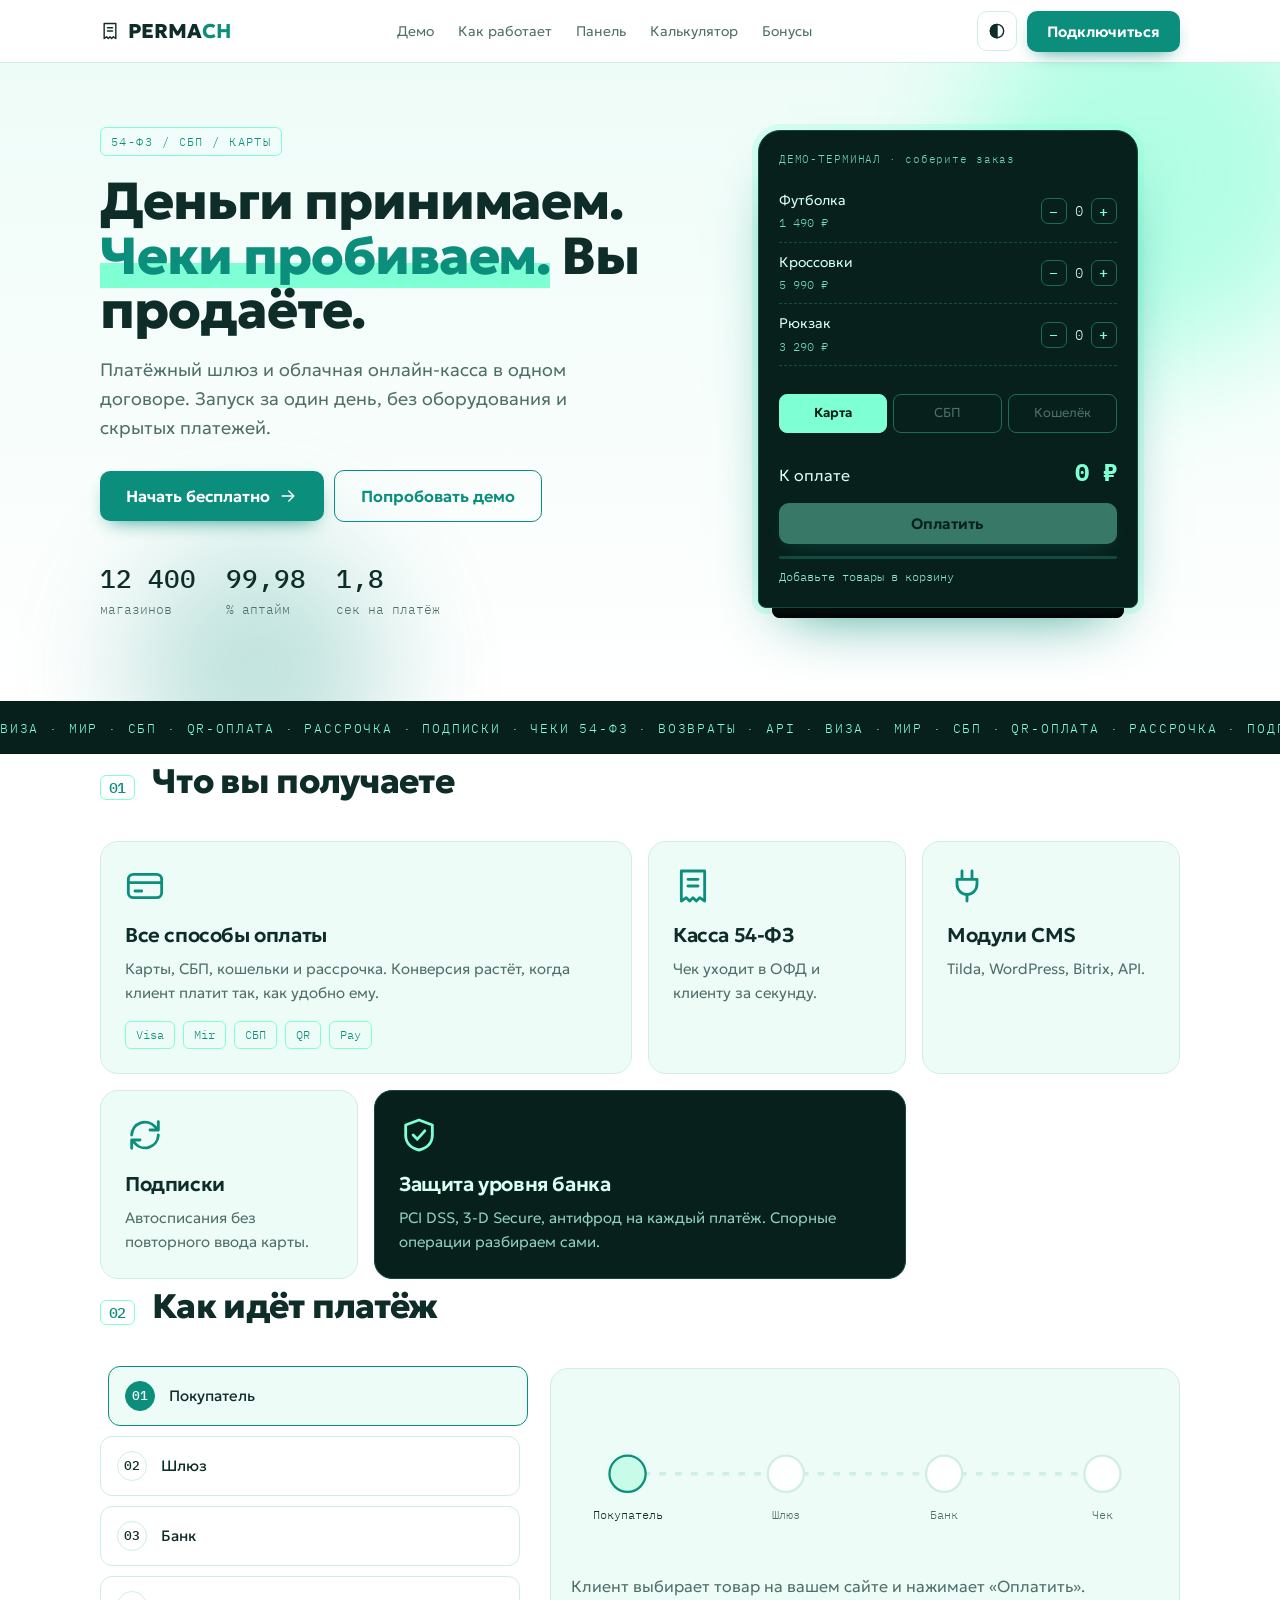
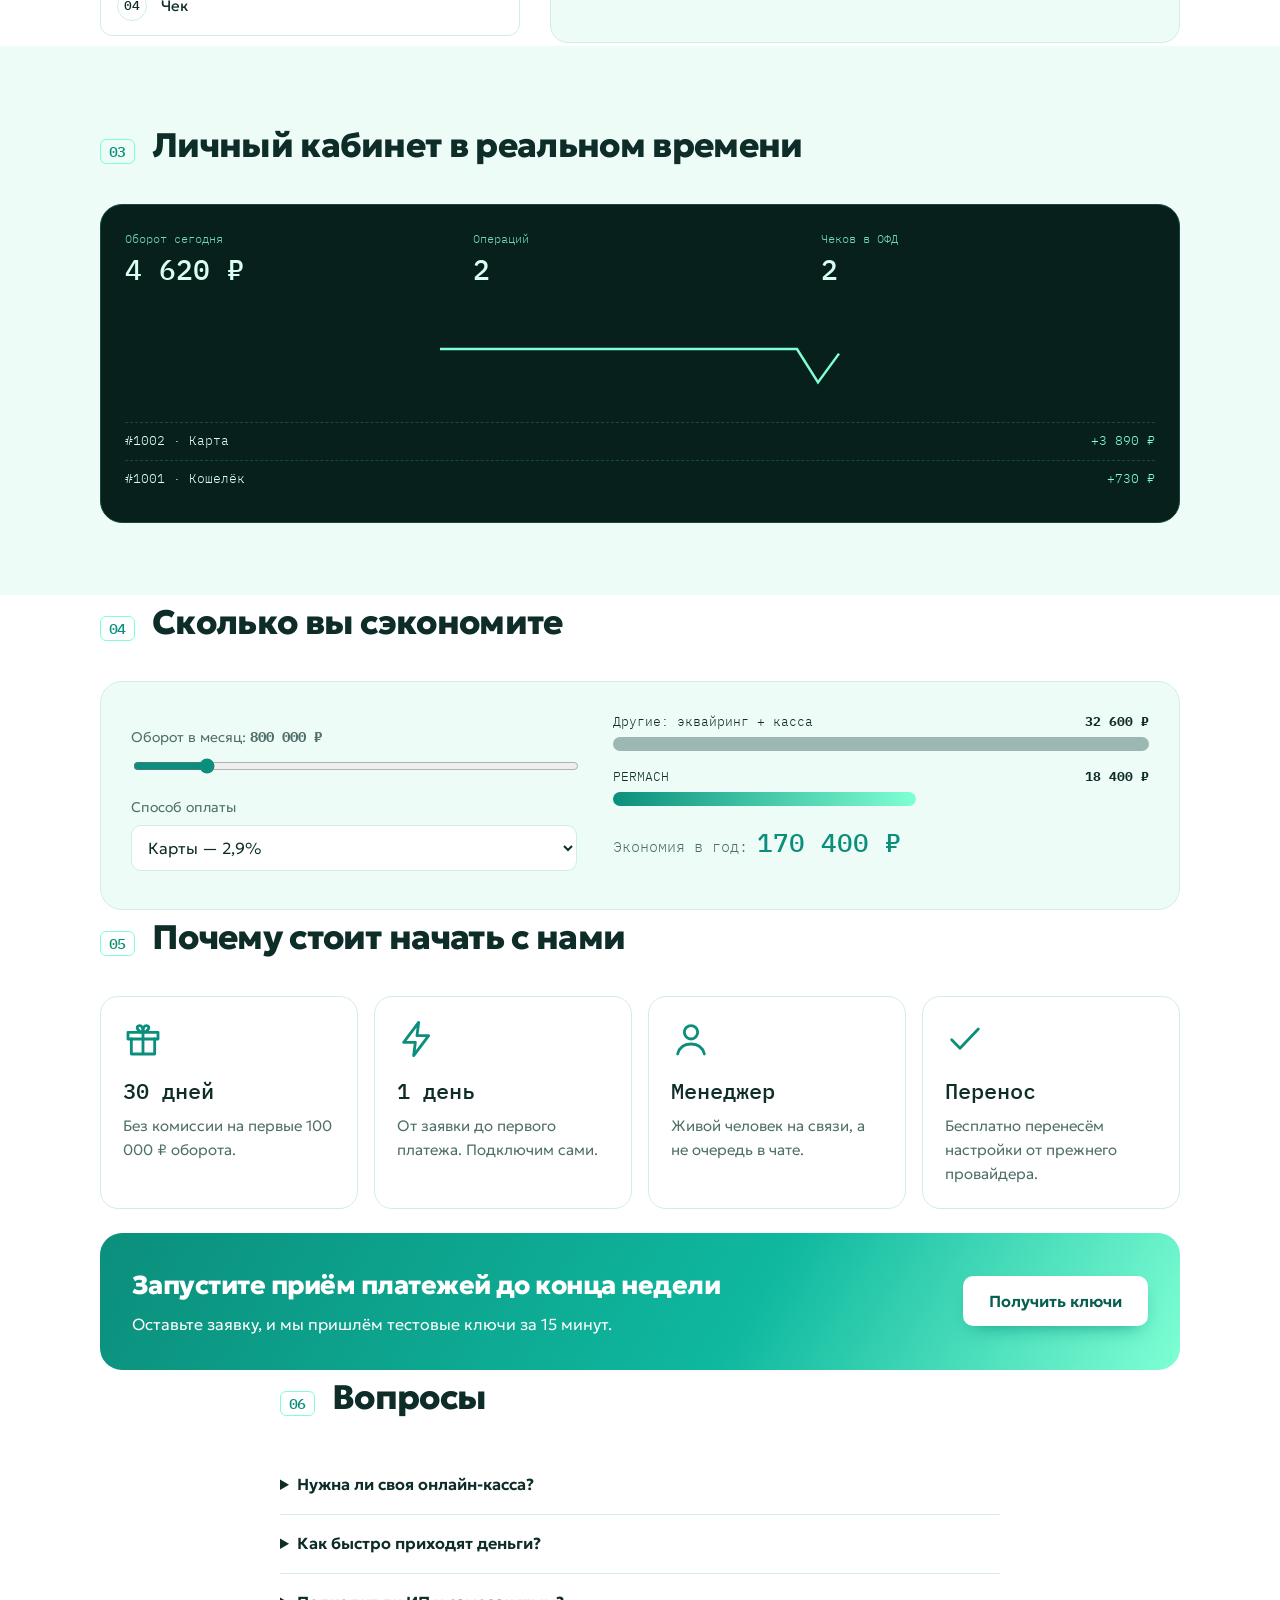
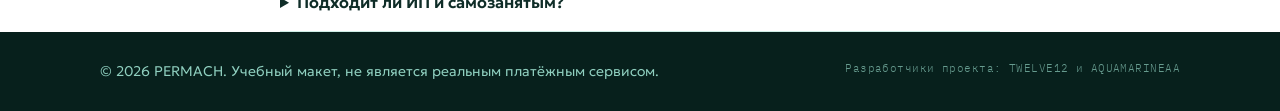
<file: index.html>
<!DOCTYPE html>
<html lang="ru">
<head>
	<meta charset="utf-8">
	<meta name="viewport" content="width=device-width, initial-scale=1, viewport-fit=cover">
	<title>PERMACH — онлайн-касса и приём платежей</title>
	<link rel="preconnect" href="https://fonts.googleapis.com">
	<link rel="preconnect" href="https://fonts.gstatic.com" crossorigin>
	<link href="https://fonts.googleapis.com/css2?family=Geologica:wght@300;400;600;800&family=IBM+Plex+Mono:wght@400;500&display=swap" rel="stylesheet">
	<link rel="stylesheet" href="style.css">
</head>
<body>
	<svg width="0" height="0" style="position:absolute" aria-hidden="true">
		<g fill="none" stroke="currentColor" stroke-width="1.7" stroke-linecap="round" stroke-linejoin="round">
			<symbol id="i-card" viewBox="0 0 24 24"><rect x="2" y="5" width="20" height="14" rx="3"/><path d="M2 10h20M6 15h4"/></symbol>
			<symbol id="i-receipt" viewBox="0 0 24 24"><path d="M5 3h14v18l-3-2-2 2-2-2-2 2-2-2-3 2z"/><path d="M9 8h6M9 12h6"/></symbol>
			<symbol id="i-plug" viewBox="0 0 24 24"><path d="M9 3v5M15 3v5M6 8h12v3a6 6 0 0 1-12 0zM12 17v4"/></symbol>
			<symbol id="i-chart" viewBox="0 0 24 24"><path d="M3 3v18h18"/><path d="M7 15l4-5 3 3 5-7"/></symbol>
			<symbol id="i-shield" viewBox="0 0 24 24"><path d="M12 3l8 3v6c0 5-3.5 8-8 9-4.5-1-8-4-8-9V6z"/><path d="M8.5 12l2.5 2.5 4.5-5"/></symbol>
			<symbol id="i-repeat" viewBox="0 0 24 24"><path d="M4 12a8 8 0 0 1 14-5l2 2M20 12a8 8 0 0 1-14 5l-2-2M20 4v5h-5M4 20v-5h5"/></symbol>
			<symbol id="i-check" viewBox="0 0 24 24"><path d="M4 12.5l5 5L20 6"/></symbol>
			<symbol id="i-arrow" viewBox="0 0 24 24"><path d="M5 12h14M13 6l6 6-6 6"/></symbol>
			<symbol id="i-bolt" viewBox="0 0 24 24"><path d="M13 2L4 14h7l-1 8 9-12h-7z"/></symbol>
			<symbol id="i-user" viewBox="0 0 24 24"><circle cx="12" cy="8" r="4"/><path d="M4 21c1-4 4-6 8-6s7 2 8 6"/></symbol>
			<symbol id="i-gift" viewBox="0 0 24 24"><rect x="3" y="8" width="18" height="4"/><path d="M5 12v9h14v-9M12 8v13M12 8c-3 0-5-4-2-4 2 0 2 4 2 4zM12 8c3 0 5-4 2-4-2 0-2 4-2 4z"/></symbol>
		</g>
	</svg>

	<header class="top">
		<div class="wrap nav">
			<a href="#" class="logo"><svg class="ic"><use href="#i-receipt"/></svg><span>PERMA<b>CH</b></span></a>
			<nav>
				<a href="#demo">Демо</a><a href="#how">Как работает</a><a href="#live">Панель</a><a href="#calc">Калькулятор</a><a href="#perks">Бонусы</a>
			</nav>
			<div class="row">
				<button class="sq" id="theme" aria-label="Тема"><svg class="ic" viewBox="0 0 24 24"><circle cx="12" cy="12" r="8" fill="none" stroke="currentColor" stroke-width="1.7"/><path d="M12 4a8 8 0 0 0 0 16z" fill="currentColor"/></svg></button>
				<button class="btn" data-open>Подключиться</button>
			</div>
		</div>
	</header>

	<main>
		<section class="hero">
			<i class="blob b1"></i><i class="blob b2"></i>
			<div class="wrap hgrid">
				<div class="rv">
					<span class="tag mono">54-ФЗ / СБП / КАРТЫ</span>
					<h1>Деньги принимаем. <em>Чеки пробиваем.</em> Вы продаёте.</h1>
					<p class="lead">Платёжный шлюз и облачная онлайн-касса в одном договоре. Запуск за один день, без оборудования и скрытых платежей.</p>
					<div class="row">
						<button class="btn big" data-open>Начать бесплатно <svg class="ic"><use href="#i-arrow"/></svg></button>
						<a class="btn ghost big" href="#demo">Попробовать демо</a>
					</div>
					<div class="stats mono">
						<div><b data-n="12400">0</b>магазинов</div>
						<div><b data-n="99.98" data-d="2">0</b>% аптайм</div>
						<div><b data-n="1.8" data-d="1">0</b>сек на платёж</div>
					</div>
				</div>

				<div class="term rv" id="demo">
					<div class="screen">
						<div class="mono cap">ДЕМО-ТЕРМИНАЛ · соберите заказ</div>
						<div id="items"></div>
						<div class="methods" id="methods">
							<label><input type="radio" name="m" value="Карта" checked><span>Карта</span></label>
							<label><input type="radio" name="m" value="СБП"><span>СБП</span></label>
							<label><input type="radio" name="m" value="Кошелёк"><span>Кошелёк</span></label>
						</div>
						<div class="tot"><span>К оплате</span><b id="total" class="mono">0 ₽</b></div>
						<button class="btn pay" id="pay">Оплатить</button>
						<div class="prog" id="prog"><i></i></div>
						<div class="mono status" id="status">Добавьте товары в корзину</div>
					</div>
					<div class="slot"></div>
					<div class="paper" id="paper"></div>
				</div>
			</div>
		</section>

		<div class="marq"><div class="mono" id="marq"></div></div>

		<section class="wrap" id="features">
			<h2 class="rv"><span class="num mono">01</span> Что вы получаете</h2>
			<div class="bento">
				<div class="bx wide tilt rv"><svg class="ic xl"><use href="#i-card"/></svg><h3>Все способы оплаты</h3><p>Карты, СБП, кошельки и рассрочка. Конверсия растёт, когда клиент платит так, как удобно ему.</p>
					<div class="chips mono"><span>Visa</span><span>Mir</span><span>СБП</span><span>QR</span><span>Pay</span></div></div>
				<div class="bx tilt rv"><svg class="ic xl"><use href="#i-receipt"/></svg><h3>Касса 54-ФЗ</h3><p>Чек уходит в ОФД и клиенту за секунду.</p></div>
				<div class="bx tilt rv"><svg class="ic xl"><use href="#i-plug"/></svg><h3>Модули CMS</h3><p>Tilda, WordPress, Bitrix, API.</p></div>
				<div class="bx tilt rv"><svg class="ic xl"><use href="#i-repeat"/></svg><h3>Подписки</h3><p>Автосписания без повторного ввода карты.</p></div>
				<div class="bx wide dark tilt rv"><svg class="ic xl"><use href="#i-shield"/></svg><h3>Защита уровня банка</h3><p>PCI DSS, 3-D Secure, антифрод на каждый платёж. Спорные операции разбираем сами.</p></div>
			</div>
		</section>

		<section class="wrap" id="how">
			<h2 class="rv"><span class="num mono">02</span> Как идёт платёж</h2>
			<div class="how rv">
				<div class="steps" id="steps"></div>
				<div class="flow">
					<svg viewBox="0 0 520 150" id="flow">
						<path id="route" d="M50 75H470" stroke="var(--bd)" stroke-width="3" stroke-dasharray="6 8" fill="none"/>
						<circle id="dot" r="7" fill="var(--acc)" cx="50" cy="75"/>
						<g class="nodes mono"></g>
					</svg>
					<p id="stepText"></p>
				</div>
			</div>
		</section>

		<section class="live" id="live">
			<div class="wrap">
				<h2 class="rv"><span class="num mono">03</span> Личный кабинет в реальном времени</h2>
				<div class="dash rv">
					<div class="kpi mono">
						<div><small>Оборот сегодня</small><b id="sum">0 ₽</b></div>
						<div><small>Операций</small><b id="cnt">0</b></div>
						<div><small>Чеков в ОФД</small><b id="ofd">0</b></div>
					</div>
					<svg viewBox="0 0 400 90" class="spark"><polyline id="line" fill="none" stroke="var(--acc)" stroke-width="2.5"/></svg>
					<ul class="feed mono" id="feed"></ul>
				</div>
			</div>
		</section>

		<section class="wrap" id="calc">
			<h2 class="rv"><span class="num mono">04</span> Сколько вы сэкономите</h2>
			<div class="calc rv">
				<div>
					<label>Оборот в месяц: <b id="turnV" class="mono"></b></label>
					<input type="range" id="turn" min="50000" max="5000000" step="50000" value="800000">
					<label>Способ оплаты</label>
					<select id="method"><option value="2.9">Карты — 2,9%</option><option value="0.7">СБП — 0,7%</option><option value="3.5">Кошельки — 3,5%</option></select>
				</div>
				<div class="bars mono">
					<div class="bar"><span>Другие: эквайринг + касса</span><i id="b1"></i><b id="v1"></b></div>
					<div class="bar me"><span>PERMACH</span><i id="b2"></i><b id="v2"></b></div>
					<p class="save">Экономия в год: <b id="sv"></b></p>
				</div>
			</div>
		</section>

		<section class="wrap" id="perks">
			<h2 class="rv"><span class="num mono">05</span> Почему стоит начать с нами</h2>
			<div class="perks">
				<div class="pk rv"><svg class="ic xl"><use href="#i-gift"/></svg><b class="mono">30 дней</b><p>Без комиссии на первые 100 000 ₽ оборота.</p></div>
				<div class="pk rv"><svg class="ic xl"><use href="#i-bolt"/></svg><b class="mono">1 день</b><p>От заявки до первого платежа. Подключим сами.</p></div>
				<div class="pk rv"><svg class="ic xl"><use href="#i-user"/></svg><b class="mono">Менеджер</b><p>Живой человек на связи, а не очередь в чате.</p></div>
				<div class="pk rv"><svg class="ic xl"><use href="#i-check"/></svg><b class="mono">Перенос</b><p>Бесплатно перенесём настройки от прежнего провайдера.</p></div>
			</div>
			<div class="cta rv">
				<div><h3>Запустите приём платежей до конца недели</h3><p>Оставьте заявку, и мы пришлём тестовые ключи за 15 минут.</p></div>
				<button class="btn big" data-open>Получить ключи</button>
			</div>
		</section>

		<section class="wrap narrow" id="faq">
			<h2 class="rv"><span class="num mono">06</span> Вопросы</h2>
			<details><summary>Нужна ли своя онлайн-касса?</summary><p>Нет, облачная касса входит в сервис.</p></details>
			<details><summary>Как быстро приходят деньги?</summary><p>На следующий рабочий день после платежа.</p></details>
			<details><summary>Подходит ли ИП и самозанятым?</summary><p>Да, чеки формируются под ваш режим налогообложения.</p></details>
		</section>
	</main>

	<footer>
		<div class="wrap">
			<span>© 2026 PERMACH. Учебный макет, не является реальным платёжным сервисом.</span>
			<small class="mono">Разработчики проекта: TWELVE12 и AQUAMARINEAA</small>
		</div>
	</footer>

	<div class="modal" id="modal">
		<div class="mbox">
			<h3>Заявка на подключение</h3>
			<div id="form">
				<label>Название магазина</label><input id="shop" placeholder="Мой магазин">
				<label>Email</label><input id="email" type="email" placeholder="you@example.com">
				<div id="err"></div>
				<div class="row"><button class="btn" id="send">Отправить</button><button class="btn ghost" id="close">Отмена</button></div>
			</div>
			<div id="done" hidden><p>Заявка принята. Ключи придут на <b id="em2"></b>.</p><button class="btn" id="close2">Закрыть</button></div>
		</div>
	</div>
	<script src="script.js"></script>
</body>
</html>
</file>
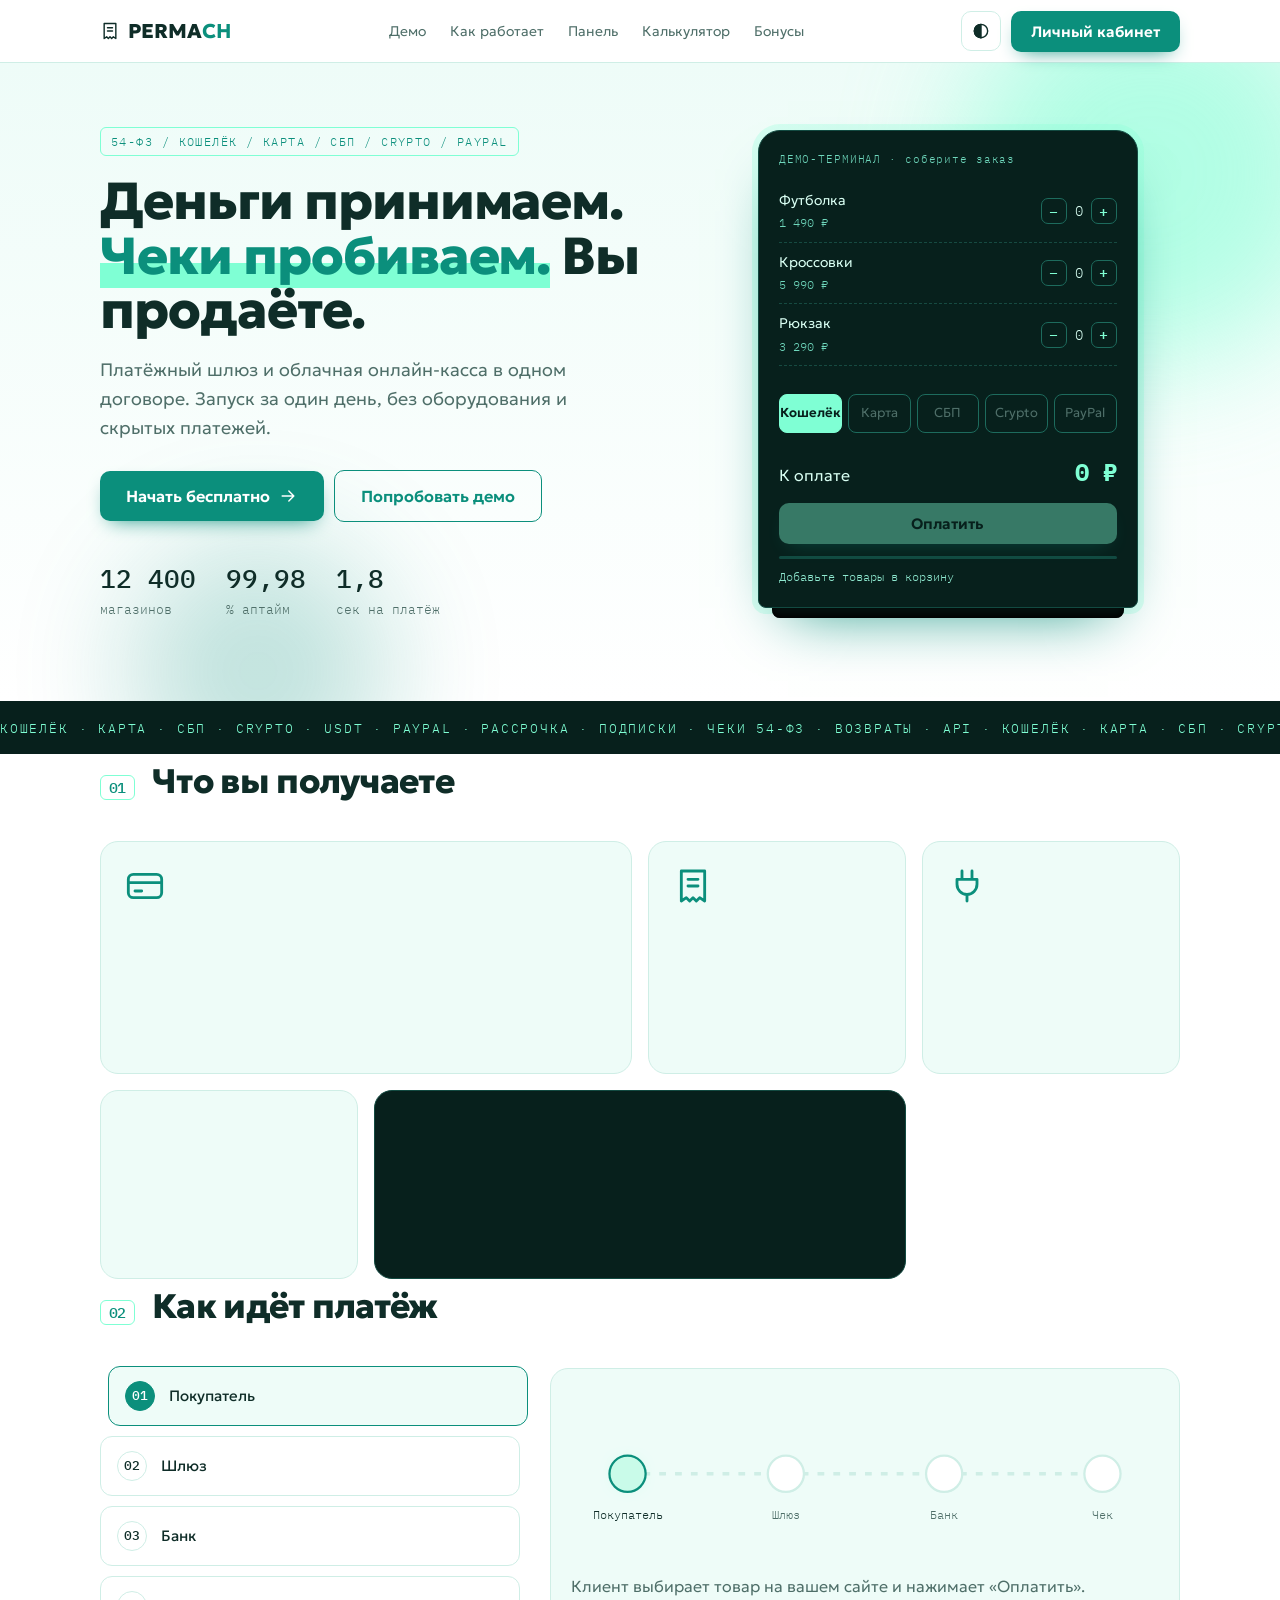
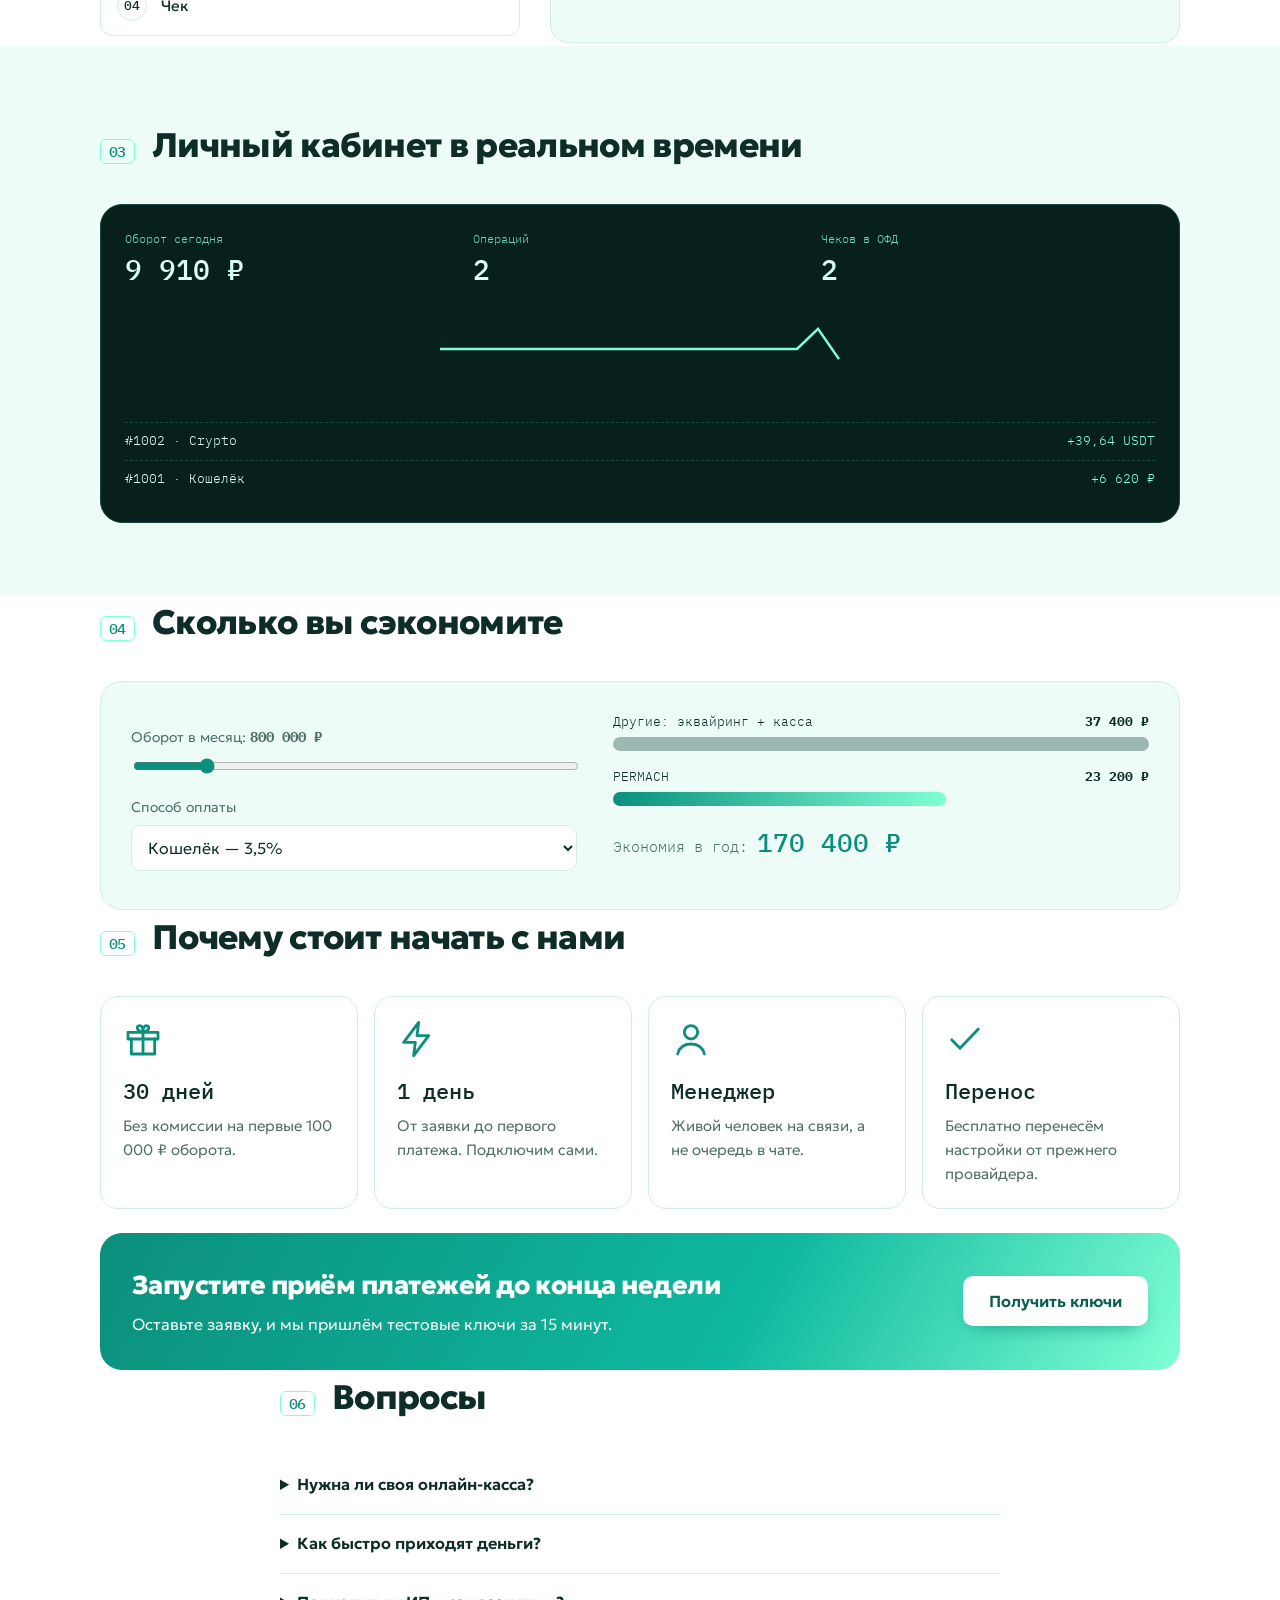
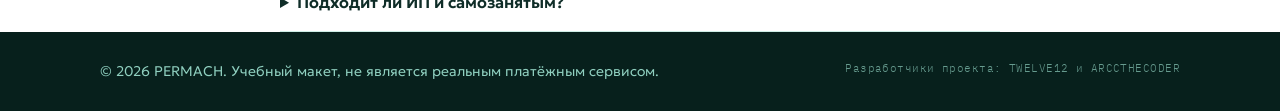
<file: index/index.html>
<!DOCTYPE html>
<html lang="ru">
<head>
	<meta charset="utf-8">
	<meta name="viewport" content="width=device-width, initial-scale=1, viewport-fit=cover">
	<title>PERMACH — онлайн-касса и приём платежей</title>
	<link rel="preconnect" href="https://fonts.googleapis.com">
	<link rel="preconnect" href="https://fonts.gstatic.com" crossorigin>
	<link href="https://fonts.googleapis.com/css2?family=Geologica:wght@300;400;600;800&family=IBM+Plex+Mono:wght@400;500&display=swap" rel="stylesheet">
	<link rel="stylesheet" href="style.css">
</head>
<body>
	<svg width="0" height="0" style="position:absolute" aria-hidden="true">
		<g fill="none" stroke="currentColor" stroke-width="1.7" stroke-linecap="round" stroke-linejoin="round">
			<symbol id="i-card" viewBox="0 0 24 24"><rect x="2" y="5" width="20" height="14" rx="3"/><path d="M2 10h20M6 15h4"/></symbol>
			<symbol id="i-receipt" viewBox="0 0 24 24"><path d="M5 3h14v18l-3-2-2 2-2-2-2 2-2-2-3 2z"/><path d="M9 8h6M9 12h6"/></symbol>
			<symbol id="i-plug" viewBox="0 0 24 24"><path d="M9 3v5M15 3v5M6 8h12v3a6 6 0 0 1-12 0zM12 17v4"/></symbol>
			<symbol id="i-chart" viewBox="0 0 24 24"><path d="M3 3v18h18"/><path d="M7 15l4-5 3 3 5-7"/></symbol>
			<symbol id="i-shield" viewBox="0 0 24 24"><path d="M12 3l8 3v6c0 5-3.5 8-8 9-4.5-1-8-4-8-9V6z"/><path d="M8.5 12l2.5 2.5 4.5-5"/></symbol>
			<symbol id="i-repeat" viewBox="0 0 24 24"><path d="M4 12a8 8 0 0 1 14-5l2 2M20 12a8 8 0 0 1-14 5l-2-2M20 4v5h-5M4 20v-5h5"/></symbol>
			<symbol id="i-check" viewBox="0 0 24 24"><path d="M4 12.5l5 5L20 6"/></symbol>
			<symbol id="i-arrow" viewBox="0 0 24 24"><path d="M5 12h14M13 6l6 6-6 6"/></symbol>
			<symbol id="i-bolt" viewBox="0 0 24 24"><path d="M13 2L4 14h7l-1 8 9-12h-7z"/></symbol>
			<symbol id="i-user" viewBox="0 0 24 24"><circle cx="12" cy="8" r="4"/><path d="M4 21c1-4 4-6 8-6s7 2 8 6"/></symbol>
			<symbol id="i-gift" viewBox="0 0 24 24"><rect x="3" y="8" width="18" height="4"/><path d="M5 12v9h14v-9M12 8v13M12 8c-3 0-5-4-2-4 2 0 2 4 2 4zM12 8c3 0 5-4 2-4-2 0-2 4-2 4z"/></symbol>
		</g>
	</svg>

	<header class="top">
		<div class="wrap nav">
			<a href="#" class="logo"><svg class="ic"><use href="#i-receipt"/></svg><span>PERMA<b>CH</b></span></a>
			<nav>
				<a href="#demo">Демо</a><a href="#how">Как работает</a><a href="#live">Панель</a><a href="#calc">Калькулятор</a><a href="#perks">Бонусы</a>
			</nav>
			<div class="row">
				<button class="sq" id="theme" aria-label="Тема"><svg class="ic" viewBox="0 0 24 24"><circle cx="12" cy="12" r="8" fill="none" stroke="currentColor" stroke-width="1.7"/><path d="M12 4a8 8 0 0 0 0 16z" fill="currentColor"/></svg></button>
				<a class="btn" href="/account/">Личный кабинет</a>
			</div>
		</div>
	</header>

	<main>
		<section class="hero">
			<i class="blob b1"></i><i class="blob b2"></i>
			<div class="wrap hgrid">
				<div class="rv">
					<span class="tag mono">54-ФЗ / КОШЕЛЁК / КАРТА / СБП / CRYPTO / PAYPAL</span>
					<h1>Деньги принимаем. <em>Чеки пробиваем.</em> Вы продаёте.</h1>
					<p class="lead">Платёжный шлюз и облачная онлайн-касса в одном договоре. Запуск за один день, без оборудования и скрытых платежей.</p>
					<div class="row">
						<button class="btn big" data-open>Начать бесплатно <svg class="ic"><use href="#i-arrow"/></svg></button>
						<a class="btn ghost big" href="#demo">Попробовать демо</a>
					</div>
					<div class="stats mono">
						<div><b data-n="12400">0</b>магазинов</div>
						<div><b data-n="99.98" data-d="2">0</b>% аптайм</div>
						<div><b data-n="1.8" data-d="1">0</b>сек на платёж</div>
					</div>
				</div>

				<div class="term rv" id="demo">
					<div class="screen">
						<div class="mono cap">ДЕМО-ТЕРМИНАЛ · соберите заказ</div>
						<div id="items"></div>
						<div class="methods" id="methods">
							<label><input type="radio" name="m" value="Кошелёк" checked><span>Кошелёк</span></label>
							<label><input type="radio" name="m" value="Карта"><span>Карта</span></label>
							<label><input type="radio" name="m" value="СБП"><span>СБП</span></label>
							<label><input type="radio" name="m" value="Crypto"><span>Crypto</span></label>
							<label><input type="radio" name="m" value="PayPal"><span>PayPal</span></label>
						</div>
						<div class="tot"><span>К оплате</span><b id="total" class="mono">0 ₽</b></div>
						<button class="btn pay" id="pay">Оплатить</button>
						<div class="prog" id="prog"><i></i></div>
						<div class="mono status" id="status">Добавьте товары в корзину</div>
					</div>
					<div class="slot"></div>
					<div class="paper" id="paper"></div>
				</div>
			</div>
		</section>

		<div class="marq"><div class="mono" id="marq"></div></div>

		<section class="wrap" id="features">
			<h2 class="rv"><span class="num mono">01</span> Что вы получаете</h2>
			<div class="bento">
				<div class="bx wide tilt rv"><svg class="ic xl"><use href="#i-card"/></svg><h3>Все способы оплаты</h3><p>Кошелёк, карта, СБП, crypto, PayPal и рассрочка. Конверсия растёт, когда клиент платит так, как удобно ему.</p>
					<div class="chips mono"><span>Кошелёк</span><span>Карта</span><span>СБП</span><span>Crypto</span><span>USDT</span><span>PayPal</span></div></div>
				<div class="bx tilt rv"><svg class="ic xl"><use href="#i-receipt"/></svg><h3>Касса 54-ФЗ</h3><p>Чек уходит в ОФД и клиенту за секунду.</p></div>
				<div class="bx tilt rv"><svg class="ic xl"><use href="#i-plug"/></svg><h3>Модули CMS</h3><p>Tilda, WordPress, Bitrix, API.</p></div>
				<div class="bx tilt rv"><svg class="ic xl"><use href="#i-repeat"/></svg><h3>Подписки</h3><p>Автосписания без повторного ввода карты.</p></div>
				<div class="bx wide dark tilt rv"><svg class="ic xl"><use href="#i-shield"/></svg><h3>Защита уровня банка</h3><p>PCI DSS, 3-D Secure, антифрод на каждый платёж. Спорные операции разбираем сами.</p></div>
			</div>
		</section>

		<section class="wrap" id="how">
			<h2 class="rv"><span class="num mono">02</span> Как идёт платёж</h2>
			<div class="how rv">
				<div class="steps" id="steps"></div>
				<div class="flow">
					<svg viewBox="0 0 520 150" id="flow">
						<path id="route" d="M50 75H470" stroke="var(--bd)" stroke-width="3" stroke-dasharray="6 8" fill="none"/>
						<circle id="dot" r="7" fill="var(--acc)" cx="50" cy="75"/>
						<g class="nodes mono"></g>
					</svg>
					<p id="stepText"></p>
				</div>
			</div>
		</section>

		<section class="live" id="live">
			<div class="wrap">
				<h2 class="rv"><span class="num mono">03</span> Личный кабинет в реальном времени</h2>
				<div class="dash rv">
					<div class="kpi mono">
						<div><small>Оборот сегодня</small><b id="sum">0 ₽</b></div>
						<div><small>Операций</small><b id="cnt">0</b></div>
						<div><small>Чеков в ОФД</small><b id="ofd">0</b></div>
					</div>
					<svg viewBox="0 0 400 90" class="spark"><polyline id="line" fill="none" stroke="var(--acc)" stroke-width="2.5"/></svg>
					<ul class="feed mono" id="feed"></ul>
				</div>
			</div>
		</section>

		<section class="wrap" id="calc">
			<h2 class="rv"><span class="num mono">04</span> Сколько вы сэкономите</h2>
			<div class="calc rv">
				<div>
					<label>Оборот в месяц: <b id="turnV" class="mono"></b></label>
					<input type="range" id="turn" min="50000" max="5000000" step="50000" value="800000">
					<label>Способ оплаты</label>
					<select id="method"><option value="3.5" data-m="Кошелёк">Кошелёк — 3,5%</option><option value="2.9" data-m="Карта">Карта — 2,9%</option><option value="0.7" data-m="СБП">СБП — 0,7%</option><option value="1" data-m="Crypto">Crypto — 1,0%</option><option value="3.4" data-m="PayPal">PayPal — 3,4%</option></select>
				</div>
				<div class="bars mono">
					<div class="bar"><span>Другие: эквайринг + касса</span><i id="b1"></i><b id="v1"></b></div>
					<div class="bar me"><span>PERMACH</span><i id="b2"></i><b id="v2"></b></div>
					<p class="save">Экономия в год: <b id="sv"></b></p>
				</div>
			</div>
		</section>

		<section class="wrap" id="perks">
			<h2 class="rv"><span class="num mono">05</span> Почему стоит начать с нами</h2>
			<div class="perks">
				<div class="pk rv"><svg class="ic xl"><use href="#i-gift"/></svg><b class="mono">30 дней</b><p>Без комиссии на первые 100 000 ₽ оборота.</p></div>
				<div class="pk rv"><svg class="ic xl"><use href="#i-bolt"/></svg><b class="mono">1 день</b><p>От заявки до первого платежа. Подключим сами.</p></div>
				<div class="pk rv"><svg class="ic xl"><use href="#i-user"/></svg><b class="mono">Менеджер</b><p>Живой человек на связи, а не очередь в чате.</p></div>
				<div class="pk rv"><svg class="ic xl"><use href="#i-check"/></svg><b class="mono">Перенос</b><p>Бесплатно перенесём настройки от прежнего провайдера.</p></div>
			</div>
			<div class="cta rv">
				<div><h3>Запустите приём платежей до конца недели</h3><p>Оставьте заявку, и мы пришлём тестовые ключи за 15 минут.</p></div>
				<button class="btn big" data-open>Получить ключи</button>
			</div>
		</section>

		<section class="wrap narrow" id="faq">
			<h2 class="rv"><span class="num mono">06</span> Вопросы</h2>
			<details><summary>Нужна ли своя онлайн-касса?</summary><p>Нет, облачная касса входит в сервис.</p></details>
			<details><summary>Как быстро приходят деньги?</summary><p>На следующий рабочий день после платежа.</p></details>
			<details><summary>Подходит ли ИП и самозанятым?</summary><p>Да, чеки формируются под ваш режим налогообложения.</p></details>
		</section>
	</main>

	<footer>
		<div class="wrap">
			<span>© 2026 PERMACH. Учебный макет, не является реальным платёжным сервисом.</span>
			<small class="mono">Разработчики проекта: TWELVE12 и ARCCTHECODER</small>
		</div>
	</footer>

	<div class="modal" id="modal">
		<div class="mbox">
			<h3>Заявка на подключение</h3>
			<div id="form">
				<label>Название магазина</label><input id="shop" placeholder="Мой магазин">
				<label>Email</label><input id="email" type="email" placeholder="you@example.com">
				<div id="err"></div>
				<div class="row"><button class="btn" id="send">Отправить</button><button class="btn ghost" id="close">Отмена</button></div>
			</div>
			<div id="done" hidden><p>Заявка принята. Ключи придут на <b id="em2"></b>.</p><button class="btn" id="close2">Закрыть</button></div>
		</div>
	</div>
	<script src="script.js"></script>
</body>
</html>
</file>
<file: style.css>
:root{box-sizing:border-box;padding-top:env(safe-area-inset-top,0px);padding-bottom:env(safe-area-inset-bottom,0px);
	--bg:#fff;--bg2:#eefcf8;--tx:#0f2d28;--mut:#4f6f69;--pr:#0b8f7c;--prt:#fff;--bd:#cfeee6;--acc:#7fffd4;--acc2:#c9fbe9;--ink:#07201c;
	--f:"Geologica",system-ui,"Segoe UI",sans-serif;--m:"IBM Plex Mono",ui-monospace,Consolas,monospace}
:root[data-theme="dark"]{--bg:#0a1a18;--bg2:#102724;--tx:#e3f8f3;--mut:#93b8b0;--pr:#5eead4;--prt:#04211d;--bd:#1f3d38;--acc:#2dd4bf;--acc2:#12403a;--ink:#061312}
*{box-sizing:border-box}
html{scroll-behavior:smooth;scroll-padding-top:72px;height:100%}
body{margin:0;background:var(--bg);color:var(--tx);font:300 16px/1.6 var(--f)}
a{color:inherit;text-decoration:none}
.mono{font-family:var(--m)}
.wrap{max-width:1120px;margin:0 auto;padding:0 20px}
.row{display:flex;gap:10px;align-items:center;flex-wrap:wrap}
.ic{width:20px;height:20px;fill:none;stroke:currentColor;stroke-width:1.7;stroke-linecap:round;stroke-linejoin:round;vertical-align:-4px}
.ic.xl{width:40px;height:40px;color:var(--pr);margin-bottom:10px}
section{padding:72px 0}
h1,h2,h3{font-family:var(--f);letter-spacing:-.02em;margin:0}
h2{font-size:34px;font-weight:800;margin-bottom:32px}
.num{color:var(--pr);font-size:15px;font-weight:500;margin-right:10px;border:1px solid var(--acc);padding:2px 8px;border-radius:6px}
.top{position:sticky;top:env(safe-area-inset-top,0px);z-index:8;background:color-mix(in srgb,var(--bg) 88%,transparent);backdrop-filter:blur(10px);border-bottom:1px solid var(--bd)}
.nav{display:flex;align-items:center;justify-content:space-between;height:62px;gap:12px}
.logo{font-weight:800;font-size:20px;display:flex;align-items:center;gap:8px}.logo b{color:var(--pr)}
nav a{margin:0 12px;color:var(--mut);font-size:14px;position:relative}
nav a::after{content:"";position:absolute;left:0;right:0;bottom:-6px;height:2px;background:var(--acc);transform:scaleX(0);transition:.25s}
nav a:hover::after{transform:scaleX(1)}
.btn{border:0;cursor:pointer;background:var(--pr);color:var(--prt);font:600 15px var(--f);padding:11px 20px;border-radius:10px;display:inline-flex;gap:8px;align-items:center;transition:transform .15s,box-shadow .2s;box-shadow:0 8px 20px -10px var(--pr)}
.btn:hover{transform:translateY(-2px)}
.btn.ghost{background:none;color:var(--pr);border:1.5px solid var(--pr);box-shadow:none}
.btn.big{padding:15px 26px;font-size:16px}
.sq{width:40px;height:40px;border-radius:10px;border:1px solid var(--bd);background:none;color:var(--tx);cursor:pointer}
/* hero */
.hero{position:relative;overflow:hidden;padding:64px 0 80px;background:linear-gradient(180deg,var(--bg2),var(--bg))}
.blob{position:absolute;border-radius:50%;filter:blur(60px);opacity:.55;animation:float 12s ease-in-out infinite}
.b1{width:380px;height:380px;background:var(--acc);top:-80px;right:-60px}
.b2{width:260px;height:260px;background:var(--pr);bottom:-100px;left:10%;opacity:.25;animation-delay:-5s}
@keyframes float{50%{transform:translate(-30px,30px) scale(1.1)}}
.hgrid{position:relative;display:grid;grid-template-columns:1.1fr .9fr;gap:48px;align-items:center}
.tag{display:inline-block;font-size:12px;letter-spacing:.12em;color:var(--pr);border:1px solid var(--acc);padding:4px 10px;border-radius:6px;margin-bottom:18px}
h1{font-size:52px;line-height:1.05;font-weight:800;margin-bottom:18px}
h1 em{font-style:normal;color:var(--pr);background:linear-gradient(transparent 62%,var(--acc) 62%)}
:root[data-theme="dark"] h1 em{background:none}
.lead{font-size:18px;color:var(--mut);max-width:520px;margin:0 0 28px}
.stats{display:flex;gap:30px;margin-top:36px;font-size:13px;color:var(--mut);flex-wrap:wrap}
.stats b{display:block;font-size:26px;color:var(--tx);font-weight:500}
/* terminal */
.term{position:relative;max-width:380px;margin:0 auto;width:100%}
.screen{background:var(--ink);color:#d9fff3;border-radius:22px 22px 8px 8px;padding:20px;border:1px solid #124a41;box-shadow:0 30px 60px -30px #0b8f7c,0 0 0 6px color-mix(in srgb,var(--acc) 25%,transparent)}
.cap{font-size:11px;color:#6fd8bd;letter-spacing:.08em;margin-bottom:12px}
.it{display:flex;align-items:center;justify-content:space-between;padding:8px 0;border-bottom:1px dashed #164a41;font-size:14px}
.it .q{display:flex;align-items:center;gap:8px;font-family:var(--m)}
.it button{width:26px;height:26px;border-radius:7px;border:1px solid #1d6b5d;background:none;color:var(--acc);cursor:pointer;font:500 15px var(--m)}
.it button:hover{background:var(--acc);color:var(--ink)}
.methods{display:flex;gap:6px;margin:14px 0}
.methods label{flex:1}.methods input{display:none}
.methods span{display:block;text-align:center;padding:8px 0;border-radius:8px;border:1px solid #1d6b5d;font-size:13px;cursor:pointer;transition:.2s}
.methods input:checked+span{background:var(--acc);color:var(--ink);border-color:var(--acc);font-weight:600}
.tot{display:flex;justify-content:space-between;align-items:baseline;margin-bottom:12px}.tot b{font-size:24px;color:var(--acc)}
.pay{width:100%;justify-content:center;background:var(--acc);color:var(--ink)}
.pay:disabled{opacity:.4;cursor:not-allowed;transform:none}
.prog{height:3px;background:#124a41;border-radius:2px;margin-top:12px;overflow:hidden}.prog i{display:block;height:100%;width:0;background:var(--acc);transition:width .6s}
.status{font-size:12px;color:#8fe9d0;margin-top:8px;min-height:18px}
.slot{height:10px;background:#04100e;border-radius:0 0 8px 8px;margin:0 14px;box-shadow:inset 0 -3px 6px #000}
.paper{margin:0 28px;background:#fff;color:#111;font:400 12px/1.5 var(--m);padding:0 14px;max-height:0;overflow:hidden;opacity:0;transition:max-height 1.2s ease,opacity .4s,padding .6s;clip-path:polygon(0 0,100% 0,100% calc(100% - 6px),95% 100%,90% calc(100% - 6px),85% 100%,80% calc(100% - 6px),75% 100%,70% calc(100% - 6px),65% 100%,60% calc(100% - 6px),55% 100%,50% calc(100% - 6px),45% 100%,40% calc(100% - 6px),35% 100%,30% calc(100% - 6px),25% 100%,20% calc(100% - 6px),15% 100%,10% calc(100% - 6px),5% 100%,0 calc(100% - 6px))}
.paper.out{max-height:340px;opacity:1;padding:14px 14px 20px}
.paper div{display:flex;justify-content:space-between}.paper hr{border:0;border-top:1px dashed #999;margin:6px 0}
/* marquee */
.marq{background:var(--ink);color:var(--acc);overflow:hidden;white-space:nowrap;padding:14px 0}
.marq div{display:inline-block;animation:mq 30s linear infinite;letter-spacing:.14em;font-size:13px}
.marq:hover div{animation-play-state:paused}
@keyframes mq{to{transform:translateX(-50%)}}
/* bento */
.bento{display:grid;grid-template-columns:repeat(4,1fr);gap:16px}
.bx{background:var(--bg2);border:1px solid var(--bd);border-radius:18px;padding:24px;transition:transform .2s,border-color .2s;transform-style:preserve-3d}
.bx.wide{grid-column:span 2}
.bx:hover{border-color:var(--acc)}
.bx h3{font-size:20px;margin-bottom:6px;font-weight:600}.bx p{margin:0;color:var(--mut);font-size:15px}
.bx.dark{background:var(--ink);border-color:#124a41;color:#d9fff3}.bx.dark p{color:#8fcfbf}.bx.dark .ic.xl{color:var(--acc)}
.chips{display:flex;gap:8px;margin-top:16px;flex-wrap:wrap}.chips span{border:1px solid var(--acc);color:var(--pr);padding:3px 10px;border-radius:6px;font-size:12px}
/* how */
.how{display:grid;grid-template-columns:.8fr 1.2fr;gap:30px;align-items:center}
.st{display:flex;gap:14px;align-items:center;width:100%;padding:14px 16px;border:1px solid var(--bd);border-radius:12px;background:none;color:var(--tx);cursor:pointer;margin-bottom:10px;font:400 15px var(--f);text-align:left;transition:.25s}
.st i{font:500 13px var(--m);font-style:normal;width:30px;height:30px;border-radius:50%;display:grid;place-items:center;border:1px solid var(--bd);flex:none}
.st.on{background:var(--bg2);border-color:var(--pr);transform:translateX(8px)}.st.on i{background:var(--pr);color:var(--prt);border-color:var(--pr)}
.flow{background:var(--bg2);border:1px solid var(--bd);border-radius:18px;padding:20px}
#dot{filter:drop-shadow(0 0 8px var(--acc));transition:cx .9s cubic-bezier(.6,0,.3,1)}
.nodes text{font-size:11px;fill:var(--mut);text-anchor:middle}
.nodes circle{fill:var(--bg);stroke:var(--bd);stroke-width:2;transition:.3s}.nodes .on circle{stroke:var(--pr);fill:var(--acc2)}.nodes .on text{fill:var(--tx)}
#stepText{margin:8px 0 0;color:var(--mut);min-height:48px}
/* live */
.live{background:var(--bg2)}
.dash{background:var(--ink);border-radius:22px;padding:24px;color:#d9fff3;border:1px solid #124a41}
.kpi{display:grid;grid-template-columns:repeat(3,1fr);gap:14px}.kpi small{display:block;color:#6fd8bd;font-size:12px}.kpi b{font-size:28px;font-weight:500}
.spark{width:100%;height:90px;margin:16px 0}
.feed{list-style:none;margin:0;padding:0;font-size:13px}
.feed li{display:flex;justify-content:space-between;padding:8px 0;border-top:1px dashed #164a41;animation:in .5s}
.feed li span:last-child{color:var(--acc)}
@keyframes in{from{opacity:0;transform:translateY(-10px)}}
/* calc */
.calc{display:grid;grid-template-columns:1fr 1.2fr;gap:36px;background:var(--bg2);border:1px solid var(--bd);border-radius:22px;padding:30px}
label{display:block;font-size:14px;color:var(--mut);margin:14px 0 6px}
input,select{width:100%;padding:11px 12px;border-radius:10px;border:1px solid var(--bd);background:var(--bg);color:var(--tx);font:300 16px var(--f)}
input:focus,select:focus{outline:2px solid var(--acc);border-color:var(--pr)}
input[type=range]{padding:0;accent-color:var(--pr)}
.bar{display:grid;grid-template-columns:1fr auto;gap:4px 12px;margin-bottom:16px;font-size:13px}
.bar i{grid-column:1/-1;display:block;height:14px;border-radius:7px;background:#9db8b2;width:0;transition:width .8s cubic-bezier(.3,.8,.3,1);order:3}
.bar.me i{background:linear-gradient(90deg,var(--pr),var(--acc))}
.save{font-size:15px;color:var(--mut)}.save b{font-size:26px;color:var(--pr);font-weight:500}
/* perks */
.perks{display:grid;grid-template-columns:repeat(4,1fr);gap:16px}
.pk{border:1px solid var(--bd);border-radius:18px;padding:22px;transition:.25s}
.pk:hover{background:var(--bg2);transform:translateY(-4px)}
.pk b{display:block;font-size:22px;font-weight:500}.pk p{margin:6px 0 0;color:var(--mut);font-size:15px}
.cta{margin-top:24px;display:flex;justify-content:space-between;align-items:center;gap:20px;flex-wrap:wrap;padding:32px;border-radius:22px;background:linear-gradient(120deg,var(--pr),#0fb89f 60%,var(--acc));color:#fff}
.cta h3{font-size:26px;font-weight:800}.cta p{margin:6px 0 0}
.cta .btn{background:#fff;color:#075f52}
.narrow{max-width:760px}
details{border-bottom:1px solid var(--bd);padding:16px 0}
summary{cursor:pointer;font-weight:600}summary:hover{color:var(--pr)}
details p{color:var(--mut);margin:8px 0 0}
footer{background:var(--ink);color:#8fcfbf;padding:28px 0;font-size:14px}
footer .wrap{display:flex;justify-content:space-between;gap:12px;flex-wrap:wrap}
footer small{font-size:11px;opacity:.7;letter-spacing:.04em}
/* modal */
.modal{position:fixed;inset:0;background:rgba(0,0,0,.55);display:none;place-items:center;z-index:20;padding:16px}.modal.on{display:grid}
.mbox{background:var(--bg);border-radius:18px;padding:26px;max-width:400px;width:100%;animation:in .3s}
#err{color:#d33;font-size:14px;margin:8px 0;min-height:20px}
/* reveal */
.rv{opacity:0;transform:translateY(24px);transition:opacity .7s,transform .7s}.rv.in{opacity:1;transform:none}
@media(max-width:860px){.hgrid,.how,.calc{grid-template-columns:1fr}.bento,.perks{grid-template-columns:1fr 1fr}.bx.wide{grid-column:span 2}h1{font-size:36px}nav{display:none}.kpi b{font-size:20px}}
@media(prefers-reduced-motion:reduce){*{animation:none!important;transition:none!important}}
</file>
<file: index/style.css>
:root{box-sizing:border-box;padding-top:env(safe-area-inset-top,0px);padding-bottom:env(safe-area-inset-bottom,0px);
	--bg:#fff;--bg2:#eefcf8;--tx:#0f2d28;--mut:#4f6f69;--pr:#0b8f7c;--prt:#fff;--bd:#cfeee6;--acc:#7fffd4;--acc2:#c9fbe9;--ink:#07201c;
	--f:"Geologica",system-ui,"Segoe UI",sans-serif;--m:"IBM Plex Mono",ui-monospace,Consolas,monospace}
:root[data-theme="dark"]{--bg:#0a1a18;--bg2:#102724;--tx:#e3f8f3;--mut:#93b8b0;--pr:#5eead4;--prt:#04211d;--bd:#1f3d38;--acc:#2dd4bf;--acc2:#12403a;--ink:#061312}
*{box-sizing:border-box}
html{scroll-behavior:smooth;scroll-padding-top:72px;height:100%}
body{margin:0;background:var(--bg);color:var(--tx);font:300 16px/1.6 var(--f)}
a{color:inherit;text-decoration:none}
.mono{font-family:var(--m)}
.wrap{max-width:1120px;margin:0 auto;padding:0 20px}
.row{display:flex;gap:10px;align-items:center;flex-wrap:wrap}
.ic{width:20px;height:20px;fill:none;stroke:currentColor;stroke-width:1.7;stroke-linecap:round;stroke-linejoin:round;vertical-align:-4px}
.ic.xl{width:40px;height:40px;color:var(--pr);margin-bottom:10px}
section{padding:72px 0}
h1,h2,h3{font-family:var(--f);letter-spacing:-.02em;margin:0}
h2{font-size:34px;font-weight:800;margin-bottom:32px}
.num{color:var(--pr);font-size:15px;font-weight:500;margin-right:10px;border:1px solid var(--acc);padding:2px 8px;border-radius:6px}
.top{position:sticky;top:env(safe-area-inset-top,0px);z-index:8;background:color-mix(in srgb,var(--bg) 88%,transparent);backdrop-filter:blur(10px);border-bottom:1px solid var(--bd)}
.nav{display:flex;align-items:center;justify-content:space-between;height:62px;gap:12px}
.logo{font-weight:800;font-size:20px;display:flex;align-items:center;gap:8px}.logo b{color:var(--pr)}
nav a{margin:0 12px;color:var(--mut);font-size:14px;position:relative}
nav a::after{content:"";position:absolute;left:0;right:0;bottom:-6px;height:2px;background:var(--acc);transform:scaleX(0);transition:.25s}
nav a:hover::after{transform:scaleX(1)}
.btn{border:0;cursor:pointer;background:var(--pr);color:var(--prt);font:600 15px var(--f);padding:11px 20px;border-radius:10px;display:inline-flex;gap:8px;align-items:center;transition:transform .15s,box-shadow .2s;box-shadow:0 8px 20px -10px var(--pr)}
.btn:hover{transform:translateY(-2px)}
.btn.ghost{background:none;color:var(--pr);border:1.5px solid var(--pr);box-shadow:none}
.btn.big{padding:15px 26px;font-size:16px}
.sq{width:40px;height:40px;border-radius:10px;border:1px solid var(--bd);background:none;color:var(--tx);cursor:pointer}
/* hero */
.hero{position:relative;overflow:hidden;padding:64px 0 80px;background:linear-gradient(180deg,var(--bg2),var(--bg))}
.blob{position:absolute;border-radius:50%;filter:blur(60px);opacity:.55;animation:float 12s ease-in-out infinite}
.b1{width:380px;height:380px;background:var(--acc);top:-80px;right:-60px}
.b2{width:260px;height:260px;background:var(--pr);bottom:-100px;left:10%;opacity:.25;animation-delay:-5s}
@keyframes float{50%{transform:translate(-30px,30px) scale(1.1)}}
.hgrid{position:relative;display:grid;grid-template-columns:1.1fr .9fr;gap:48px;align-items:center}
.tag{display:inline-block;font-size:12px;letter-spacing:.12em;color:var(--pr);border:1px solid var(--acc);padding:4px 10px;border-radius:6px;margin-bottom:18px}
h1{font-size:52px;line-height:1.05;font-weight:800;margin-bottom:18px}
h1 em{font-style:normal;color:var(--pr);background:linear-gradient(transparent 62%,var(--acc) 62%)}
:root[data-theme="dark"] h1 em{background:none}
.lead{font-size:18px;color:var(--mut);max-width:520px;margin:0 0 28px}
.stats{display:flex;gap:30px;margin-top:36px;font-size:13px;color:var(--mut);flex-wrap:wrap}
.stats b{display:block;font-size:26px;color:var(--tx);font-weight:500}
/* terminal */
.term{position:relative;max-width:380px;margin:0 auto;width:100%}
.screen{background:var(--ink);color:#d9fff3;border-radius:22px 22px 8px 8px;padding:20px;border:1px solid #124a41;box-shadow:0 30px 60px -30px #0b8f7c,0 0 0 6px color-mix(in srgb,var(--acc) 25%,transparent)}
.cap{font-size:11px;color:#6fd8bd;letter-spacing:.08em;margin-bottom:12px}
.it{display:flex;align-items:center;justify-content:space-between;padding:8px 0;border-bottom:1px dashed #164a41;font-size:14px}
.it .q{display:flex;align-items:center;gap:8px;font-family:var(--m)}
.it button{width:26px;height:26px;border-radius:7px;border:1px solid #1d6b5d;background:none;color:var(--acc);cursor:pointer;font:500 15px var(--m)}
.it button:hover{background:var(--acc);color:var(--ink)}
.methods{display:flex;gap:6px;margin:14px 0}
.methods label{flex:1}.methods input{display:none}
.methods span{display:block;text-align:center;padding:8px 0;border-radius:8px;border:1px solid #1d6b5d;font-size:13px;cursor:pointer;transition:.2s}
.methods input:checked+span{background:var(--acc);color:var(--ink);border-color:var(--acc);font-weight:600}
.tot{display:flex;justify-content:space-between;align-items:baseline;margin-bottom:12px}.tot b{font-size:24px;color:var(--acc)}
.pay{width:100%;justify-content:center;background:var(--acc);color:var(--ink)}
.pay:disabled{opacity:.4;cursor:not-allowed;transform:none}
.prog{height:3px;background:#124a41;border-radius:2px;margin-top:12px;overflow:hidden}.prog i{display:block;height:100%;width:0;background:var(--acc);transition:width .6s}
.status{font-size:12px;color:#8fe9d0;margin-top:8px;min-height:18px}
.slot{height:10px;background:#04100e;border-radius:0 0 8px 8px;margin:0 14px;box-shadow:inset 0 -3px 6px #000}
.paper{margin:0 28px;background:#fff;color:#111;font:400 12px/1.5 var(--m);padding:0 14px;max-height:0;overflow:hidden;opacity:0;transition:max-height 1.2s ease,opacity .4s,padding .6s;clip-path:polygon(0 0,100% 0,100% calc(100% - 6px),95% 100%,90% calc(100% - 6px),85% 100%,80% calc(100% - 6px),75% 100%,70% calc(100% - 6px),65% 100%,60% calc(100% - 6px),55% 100%,50% calc(100% - 6px),45% 100%,40% calc(100% - 6px),35% 100%,30% calc(100% - 6px),25% 100%,20% calc(100% - 6px),15% 100%,10% calc(100% - 6px),5% 100%,0 calc(100% - 6px))}
.paper.out{max-height:340px;opacity:1;padding:14px 14px 20px}
.paper div{display:flex;justify-content:space-between}.paper hr{border:0;border-top:1px dashed #999;margin:6px 0}
/* marquee */
.marq{background:var(--ink);color:var(--acc);overflow:hidden;white-space:nowrap;padding:14px 0}
.marq div{display:inline-block;animation:mq 30s linear infinite;letter-spacing:.14em;font-size:13px}
.marq:hover div{animation-play-state:paused}
@keyframes mq{to{transform:translateX(-50%)}}
/* bento */
.bento{display:grid;grid-template-columns:repeat(4,1fr);gap:16px}
.bx{background:var(--bg2);border:1px solid var(--bd);border-radius:18px;padding:24px;transition:transform .2s,border-color .2s;transform-style:preserve-3d}
.bx.wide{grid-column:span 2}
.bx:hover{border-color:var(--acc)}
.bx h3{font-size:20px;margin-bottom:6px;font-weight:600}.bx p{margin:0;color:var(--mut);font-size:15px}
.bx.dark{background:var(--ink);border-color:#124a41;color:#d9fff3}.bx.dark p{color:#8fcfbf}.bx.dark .ic.xl{color:var(--acc)}
.chips{display:flex;gap:8px;margin-top:16px;flex-wrap:wrap}.chips span{border:1px solid var(--acc);color:var(--pr);padding:3px 10px;border-radius:6px;font-size:12px}
/* how */
.how{display:grid;grid-template-columns:.8fr 1.2fr;gap:30px;align-items:center}
.st{display:flex;gap:14px;align-items:center;width:100%;padding:14px 16px;border:1px solid var(--bd);border-radius:12px;background:none;color:var(--tx);cursor:pointer;margin-bottom:10px;font:400 15px var(--f);text-align:left;transition:.25s}
.st i{font:500 13px var(--m);font-style:normal;width:30px;height:30px;border-radius:50%;display:grid;place-items:center;border:1px solid var(--bd);flex:none}
.st.on{background:var(--bg2);border-color:var(--pr);transform:translateX(8px)}.st.on i{background:var(--pr);color:var(--prt);border-color:var(--pr)}
.flow{background:var(--bg2);border:1px solid var(--bd);border-radius:18px;padding:20px}
#dot{filter:drop-shadow(0 0 8px var(--acc));transition:cx .9s cubic-bezier(.6,0,.3,1)}
.nodes text{font-size:11px;fill:var(--mut);text-anchor:middle}
.nodes circle{fill:var(--bg);stroke:var(--bd);stroke-width:2;transition:.3s}.nodes .on circle{stroke:var(--pr);fill:var(--acc2)}.nodes .on text{fill:var(--tx)}
#stepText{margin:8px 0 0;color:var(--mut);min-height:48px}
/* live */
.live{background:var(--bg2)}
.dash{background:var(--ink);border-radius:22px;padding:24px;color:#d9fff3;border:1px solid #124a41}
.kpi{display:grid;grid-template-columns:repeat(3,1fr);gap:14px}.kpi small{display:block;color:#6fd8bd;font-size:12px}.kpi b{font-size:28px;font-weight:500}
.spark{width:100%;height:90px;margin:16px 0}
.feed{list-style:none;margin:0;padding:0;font-size:13px}
.feed li{display:flex;justify-content:space-between;padding:8px 0;border-top:1px dashed #164a41;animation:in .5s}
.feed li span:last-child{color:var(--acc)}
@keyframes in{from{opacity:0;transform:translateY(-10px)}}
/* calc */
.calc{display:grid;grid-template-columns:1fr 1.2fr;gap:36px;background:var(--bg2);border:1px solid var(--bd);border-radius:22px;padding:30px}
label{display:block;font-size:14px;color:var(--mut);margin:14px 0 6px}
input,select{width:100%;padding:11px 12px;border-radius:10px;border:1px solid var(--bd);background:var(--bg);color:var(--tx);font:300 16px var(--f)}
input:focus,select:focus{outline:2px solid var(--acc);border-color:var(--pr)}
input[type=range]{padding:0;accent-color:var(--pr)}
.bar{display:grid;grid-template-columns:1fr auto;gap:4px 12px;margin-bottom:16px;font-size:13px}
.bar i{grid-column:1/-1;display:block;height:14px;border-radius:7px;background:#9db8b2;width:0;transition:width .8s cubic-bezier(.3,.8,.3,1);order:3}
.bar.me i{background:linear-gradient(90deg,var(--pr),var(--acc))}
.save{font-size:15px;color:var(--mut)}.save b{font-size:26px;color:var(--pr);font-weight:500}
/* perks */
.perks{display:grid;grid-template-columns:repeat(4,1fr);gap:16px}
.pk{border:1px solid var(--bd);border-radius:18px;padding:22px;transition:.25s}
.pk:hover{background:var(--bg2);transform:translateY(-4px)}
.pk b{display:block;font-size:22px;font-weight:500}.pk p{margin:6px 0 0;color:var(--mut);font-size:15px}
.cta{margin-top:24px;display:flex;justify-content:space-between;align-items:center;gap:20px;flex-wrap:wrap;padding:32px;border-radius:22px;background:linear-gradient(120deg,var(--pr),#0fb89f 60%,var(--acc));color:#fff}
.cta h3{font-size:26px;font-weight:800}.cta p{margin:6px 0 0}
.cta .btn{background:#fff;color:#075f52}
.narrow{max-width:760px}
details{border-bottom:1px solid var(--bd);padding:16px 0}
summary{cursor:pointer;font-weight:600}summary:hover{color:var(--pr)}
details p{color:var(--mut);margin:8px 0 0}
footer{background:var(--ink);color:#8fcfbf;padding:28px 0;font-size:14px}
footer .wrap{display:flex;justify-content:space-between;gap:12px;flex-wrap:wrap}
footer small{font-size:11px;opacity:.7;letter-spacing:.04em}
/* modal */
.modal{position:fixed;inset:0;background:rgba(0,0,0,.55);display:none;place-items:center;z-index:20;padding:16px}.modal.on{display:grid}
.mbox{background:var(--bg);border-radius:18px;padding:26px;max-width:400px;width:100%;animation:in .3s}
#err{color:#d33;font-size:14px;margin:8px 0;min-height:20px}
/* reveal */
.rv{opacity:0;transform:translateY(24px);transition:opacity .7s,transform .7s}.rv.in{opacity:1;transform:none}
@media(max-width:860px){.hgrid,.how,.calc{grid-template-columns:1fr}.bento,.perks{grid-template-columns:1fr 1fr}.bx.wide{grid-column:span 2}h1{font-size:36px}nav{display:none}.kpi b{font-size:20px}}
@media(prefers-reduced-motion:reduce){*{animation:none!important;transition:none!important}}
</file>
